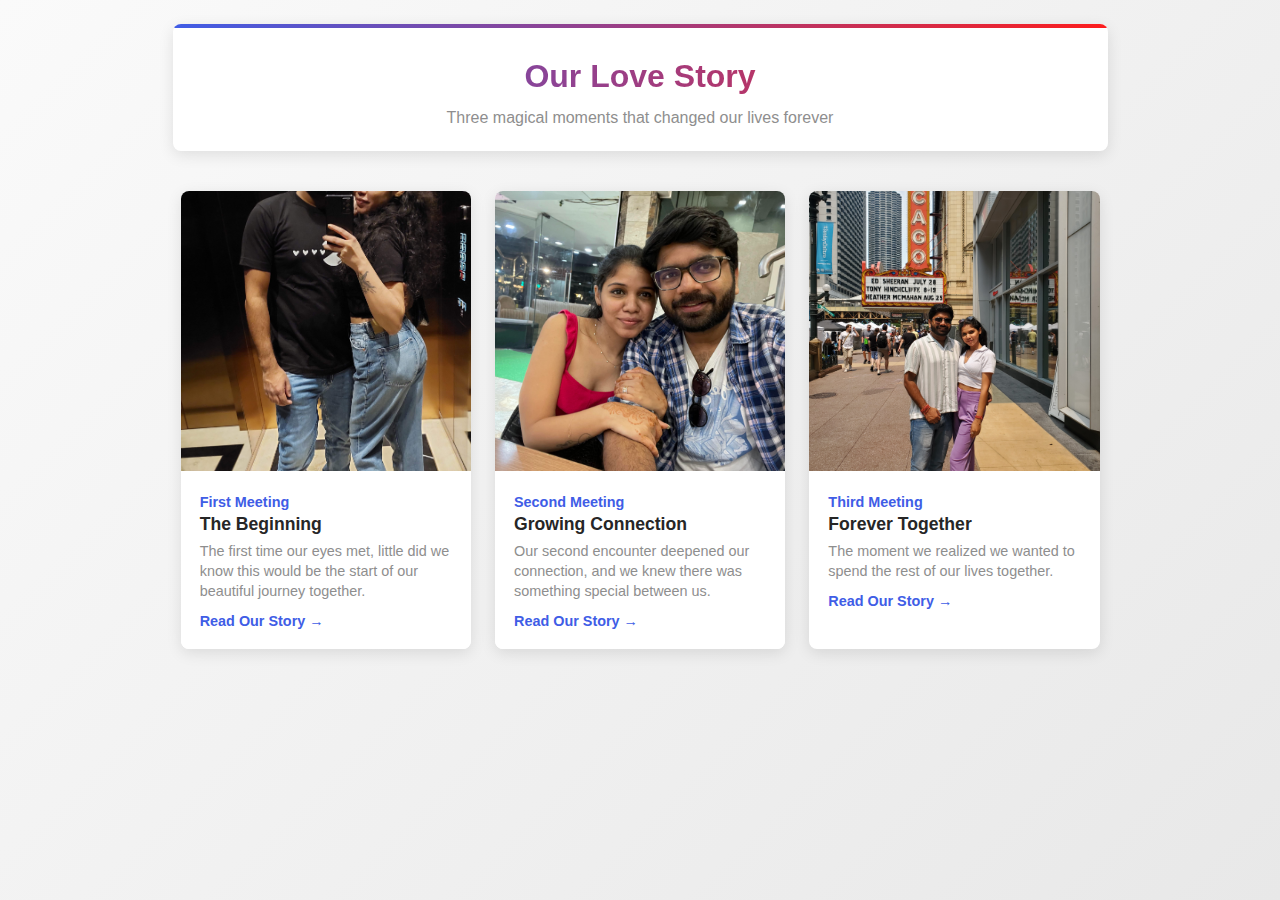
<file: index.html>
<!-- gallery.html -->
<!DOCTYPE html>
<html lang="en">
<head>
  <meta charset="UTF-8">
  <title>Our Love Story</title>
  <link rel="stylesheet" href="styles/main.css">
</head>
<body>
  <div class="container">
    <!-- Include header component -->
    <div class="header">
      <h1>Our Love Story</h1>
      <div class="subtitle">Three magical moments that changed our lives forever</div>
    </div>
    
    <div class="gallery">
      <!-- First Story Card -->
      <a href="chapters/chapter1/index.html" class="story-card">
        <div class="heart-icon">❤️</div>
        <img src="chapters/chapter1/images/Image1.jpg" alt="First Meeting">
        <div class="story-content">
          <div class="story-date">First Meeting</div>
          <div class="story-title">The Beginning</div>
          <div class="story-description">
            The first time our eyes met, little did we know this would be the start of our beautiful journey together.
          </div>
          <div class="read-more">Read Our Story →</div>
        </div>
      </a>

      <!-- Second Story Card -->
      <a href="chapters/chapter2/index.html" class="story-card">
        <div class="heart-icon">❤️</div>
        <img src="chapters/chapter2/images/Image2.jpg" alt="Second Meeting">
        <div class="story-content">
          <div class="story-date">Second Meeting</div>
          <div class="story-title">Growing Connection</div>
          <div class="story-description">
            Our second encounter deepened our connection, and we knew there was something special between us.
          </div>
          <div class="read-more">Read Our Story →</div>
        </div>
      </a>

      <!-- Third Story Card -->
      <a href="chapters/chapter3/index.html" class="story-card">
        <div class="heart-icon">❤️</div>
        <img src="chapters/chapter3/images/Image3.jpg" alt="Third Meeting">
        <div class="story-content">
          <div class="story-date">Third Meeting</div>
          <div class="story-title">Forever Together</div>
          <div class="story-description">
            The moment we realized we wanted to spend the rest of our lives together.
          </div>
          <div class="read-more">Read Our Story →</div>
        </div>
      </a>
    </div>
  </div>
</body>
</html>
</file>
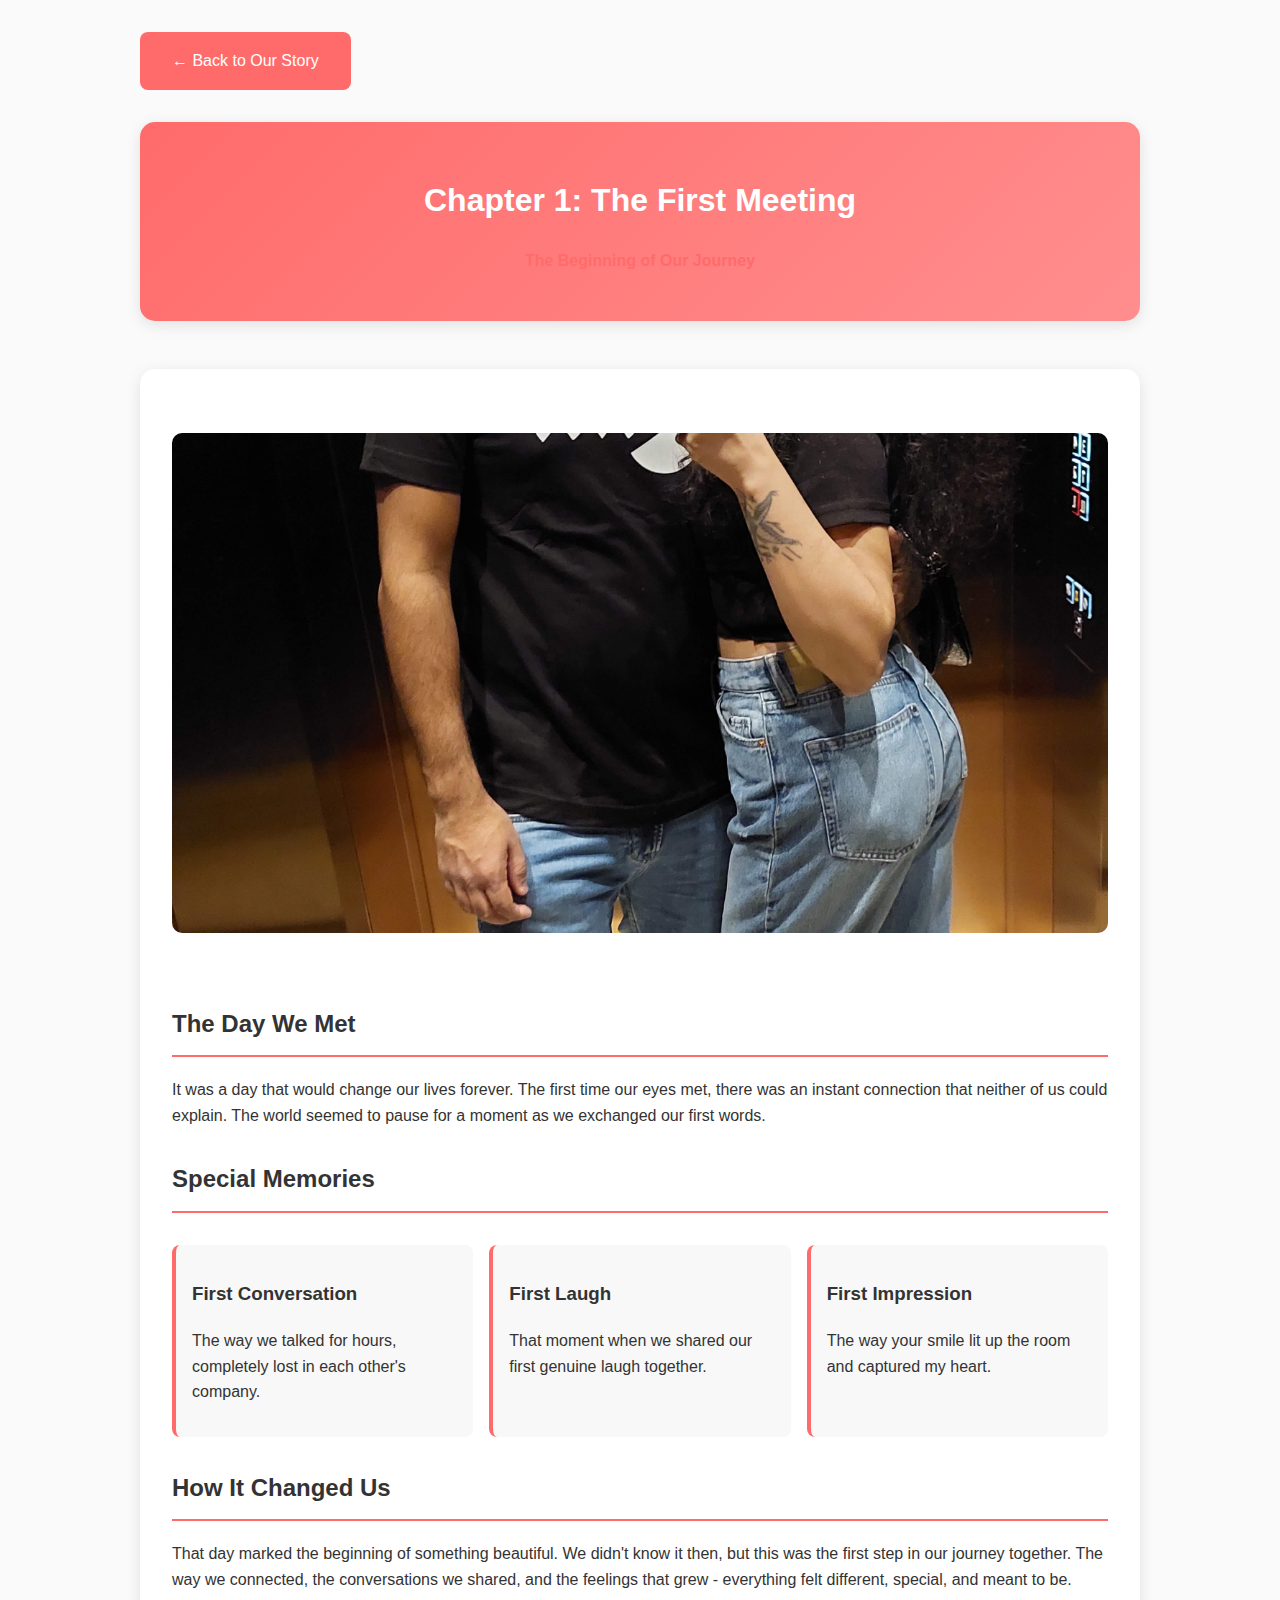
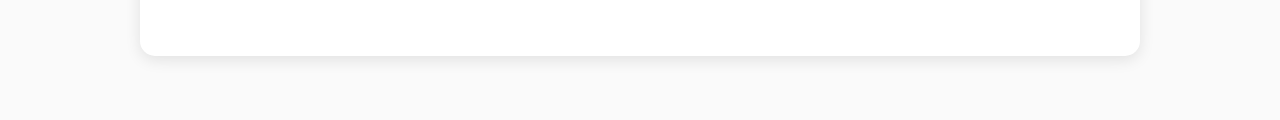
<file: chapters/chapter1/index.html>
<!DOCTYPE html>
<html lang="en">
<head>
    <meta charset="UTF-8">
    <title>Chapter 1: The First Meeting - Our Love Story</title>
    <style>
        body {
            font-family: 'Segoe UI', Tahoma, Geneva, Verdana, sans-serif;
            margin: 0;
            padding: 0;
            background: #fafafa;
            color: #333;
            line-height: 1.6;
        }

        .container {
            max-width: 1000px;
            margin: 0 auto;
            padding: 2em;
        }

        .header {
            text-align: center;
            margin-bottom: 3em;
            padding: 2em 0;
            background: linear-gradient(135deg, #ff6b6b, #ff8e8e);
            color: white;
            border-radius: 15px;
            box-shadow: 0 4px 15px rgba(0,0,0,0.1);
        }

        .chapter-content {
            background: white;
            padding: 2em;
            border-radius: 15px;
            box-shadow: 0 4px 15px rgba(0,0,0,0.1);
            margin-bottom: 2em;
        }

        .chapter-image {
            width: 100%;
            max-height: 500px;
            object-fit: cover;
            border-radius: 10px;
            margin: 2em 0;
        }

        .back-button {
            display: inline-block;
            padding: 1em 2em;
            background: #ff6b6b;
            color: white;
            text-decoration: none;
            border-radius: 8px;
            margin-bottom: 2em;
            transition: background 0.3s ease;
        }

        .back-button:hover {
            background: #ff8e8e;
        }

        .date {
            color: #ff6b6b;
            font-weight: bold;
            margin-bottom: 1em;
        }

        .story-section {
            margin: 2em 0;
        }

        .story-section h2 {
            color: #333;
            border-bottom: 2px solid #ff6b6b;
            padding-bottom: 0.5em;
        }

        .memories {
            display: grid;
            grid-template-columns: repeat(auto-fit, minmax(250px, 1fr));
            gap: 1em;
            margin: 2em 0;
        }

        .memory-item {
            background: #f8f8f8;
            padding: 1em;
            border-radius: 8px;
            border-left: 4px solid #ff6b6b;
        }
    </style>
</head>
<body>
    <div class="container">
        <a href="../../index.html" class="back-button">← Back to Our Story</a>
        
        <div class="header">
            <h1>Chapter 1: The First Meeting</h1>
            <div class="date">The Beginning of Our Journey</div>
        </div>

        <div class="chapter-content">
            <img src="../../images/gallery/Image1.jpg" alt="First Meeting" class="chapter-image">
            
            <div class="story-section">
                <h2>The Day We Met</h2>
                <p>It was a day that would change our lives forever. The first time our eyes met, there was an instant connection that neither of us could explain. The world seemed to pause for a moment as we exchanged our first words.</p>
            </div>

            <div class="story-section">
                <h2>Special Memories</h2>
                <div class="memories">
                    <div class="memory-item">
                        <h3>First Conversation</h3>
                        <p>The way we talked for hours, completely lost in each other's company.</p>
                    </div>
                    <div class="memory-item">
                        <h3>First Laugh</h3>
                        <p>That moment when we shared our first genuine laugh together.</p>
                    </div>
                    <div class="memory-item">
                        <h3>First Impression</h3>
                        <p>The way your smile lit up the room and captured my heart.</p>
                    </div>
                </div>
            </div>

            <div class="story-section">
                <h2>How It Changed Us</h2>
                <p>That day marked the beginning of something beautiful. We didn't know it then, but this was the first step in our journey together. The way we connected, the conversations we shared, and the feelings that grew - everything felt different, special, and meant to be.</p>
            </div>
        </div>
    </div>
</body>
</html>
</file>
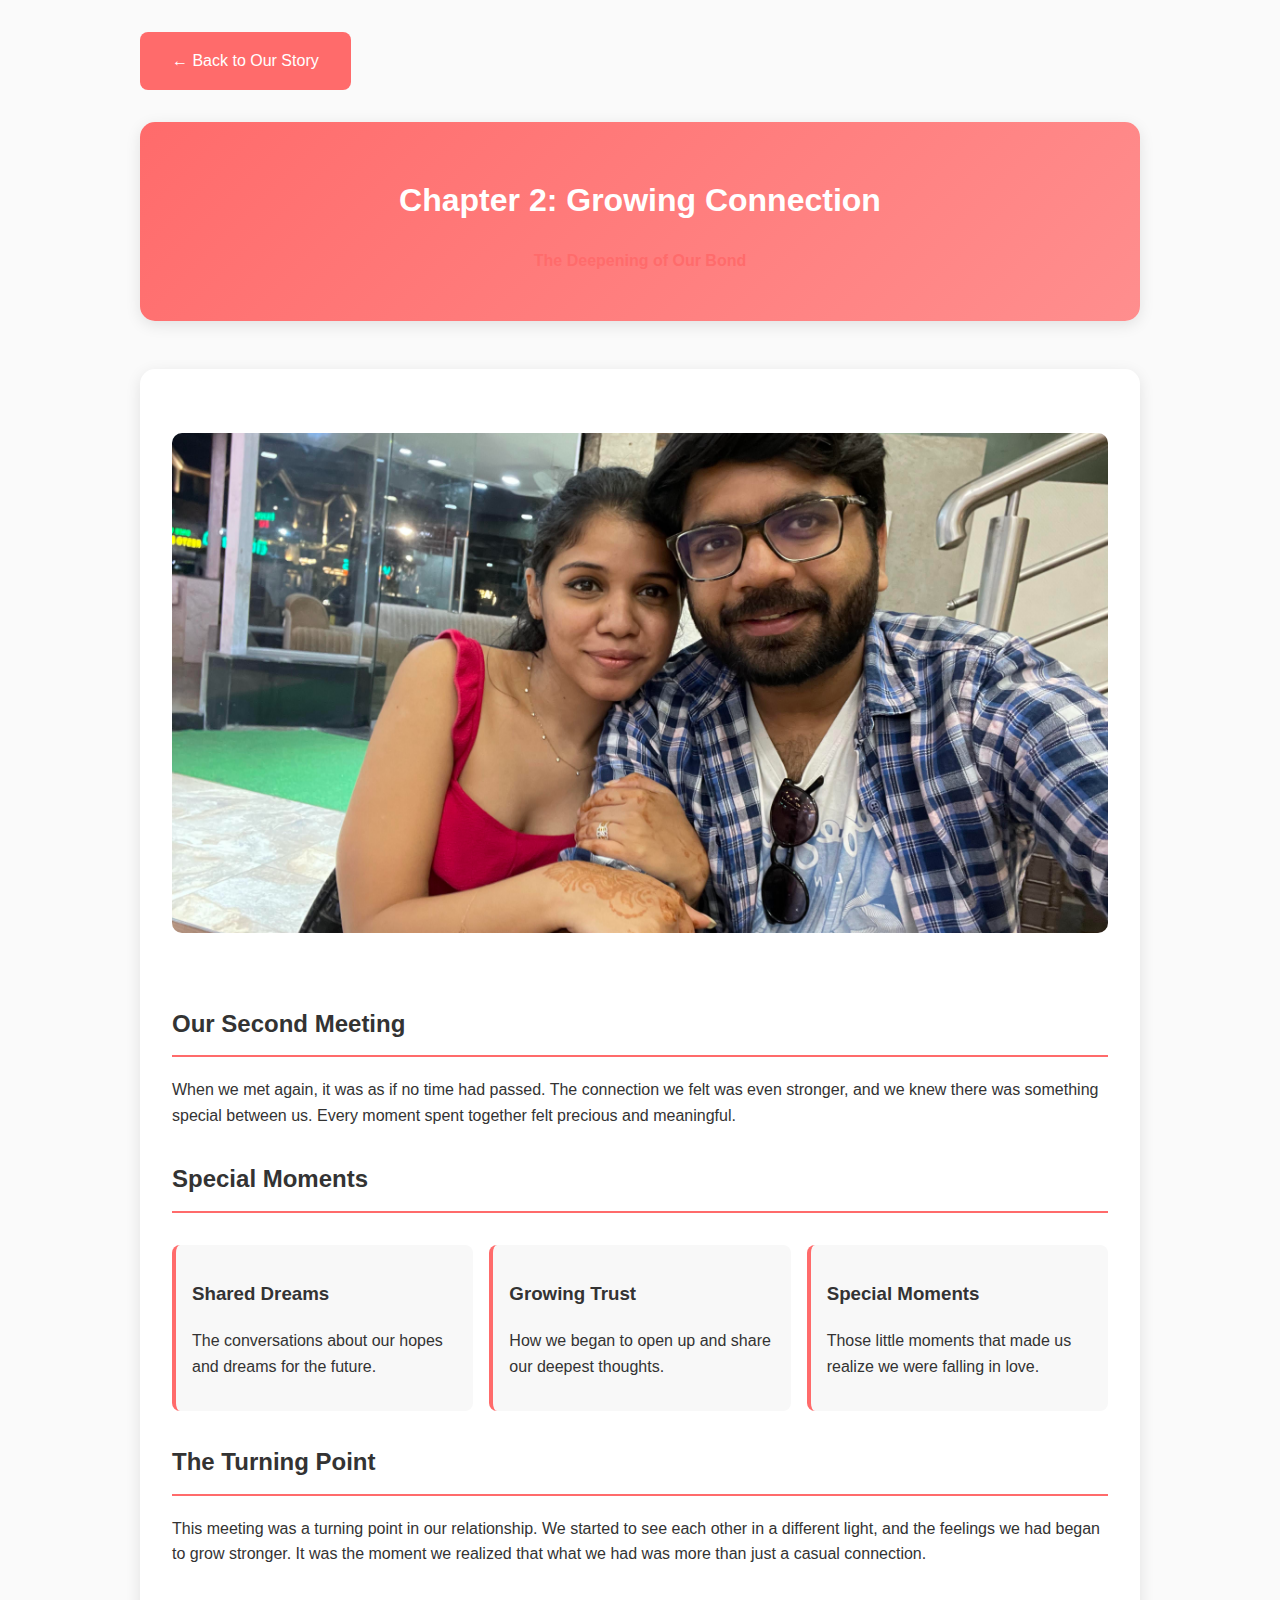
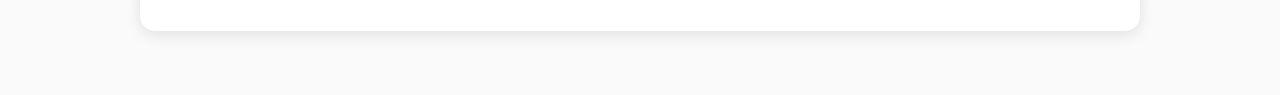
<file: chapters/chapter2/index.html>
<!DOCTYPE html>
<html lang="en">
<head>
    <meta charset="UTF-8">
    <title>Chapter 2: Growing Connection - Our Love Story</title>
    <style>
        body {
            font-family: 'Segoe UI', Tahoma, Geneva, Verdana, sans-serif;
            margin: 0;
            padding: 0;
            background: #fafafa;
            color: #333;
            line-height: 1.6;
        }

        .container {
            max-width: 1000px;
            margin: 0 auto;
            padding: 2em;
        }

        .header {
            text-align: center;
            margin-bottom: 3em;
            padding: 2em 0;
            background: linear-gradient(135deg, #ff6b6b, #ff8e8e);
            color: white;
            border-radius: 15px;
            box-shadow: 0 4px 15px rgba(0,0,0,0.1);
        }

        .chapter-content {
            background: white;
            padding: 2em;
            border-radius: 15px;
            box-shadow: 0 4px 15px rgba(0,0,0,0.1);
            margin-bottom: 2em;
        }

        .chapter-image {
            width: 100%;
            max-height: 500px;
            object-fit: cover;
            border-radius: 10px;
            margin: 2em 0;
        }

        .back-button {
            display: inline-block;
            padding: 1em 2em;
            background: #ff6b6b;
            color: white;
            text-decoration: none;
            border-radius: 8px;
            margin-bottom: 2em;
            transition: background 0.3s ease;
        }

        .back-button:hover {
            background: #ff8e8e;
        }

        .date {
            color: #ff6b6b;
            font-weight: bold;
            margin-bottom: 1em;
        }

        .story-section {
            margin: 2em 0;
        }

        .story-section h2 {
            color: #333;
            border-bottom: 2px solid #ff6b6b;
            padding-bottom: 0.5em;
        }

        .memories {
            display: grid;
            grid-template-columns: repeat(auto-fit, minmax(250px, 1fr));
            gap: 1em;
            margin: 2em 0;
        }

        .memory-item {
            background: #f8f8f8;
            padding: 1em;
            border-radius: 8px;
            border-left: 4px solid #ff6b6b;
        }
    </style>
</head>
<body>
    <div class="container">
        <a href="../../index.html" class="back-button">← Back to Our Story</a>
        
        <div class="header">
            <h1>Chapter 2: Growing Connection</h1>
            <div class="date">The Deepening of Our Bond</div>
        </div>

        <div class="chapter-content">
            <img src="../../images/gallery/Image2.jpg" alt="Second Meeting" class="chapter-image">
            
            <div class="story-section">
                <h2>Our Second Meeting</h2>
                <p>When we met again, it was as if no time had passed. The connection we felt was even stronger, and we knew there was something special between us. Every moment spent together felt precious and meaningful.</p>
            </div>

            <div class="story-section">
                <h2>Special Moments</h2>
                <div class="memories">
                    <div class="memory-item">
                        <h3>Shared Dreams</h3>
                        <p>The conversations about our hopes and dreams for the future.</p>
                    </div>
                    <div class="memory-item">
                        <h3>Growing Trust</h3>
                        <p>How we began to open up and share our deepest thoughts.</p>
                    </div>
                    <div class="memory-item">
                        <h3>Special Moments</h3>
                        <p>Those little moments that made us realize we were falling in love.</p>
                    </div>
                </div>
            </div>

            <div class="story-section">
                <h2>The Turning Point</h2>
                <p>This meeting was a turning point in our relationship. We started to see each other in a different light, and the feelings we had began to grow stronger. It was the moment we realized that what we had was more than just a casual connection.</p>
            </div>
        </div>
    </div>
</body>
</html>
</file>
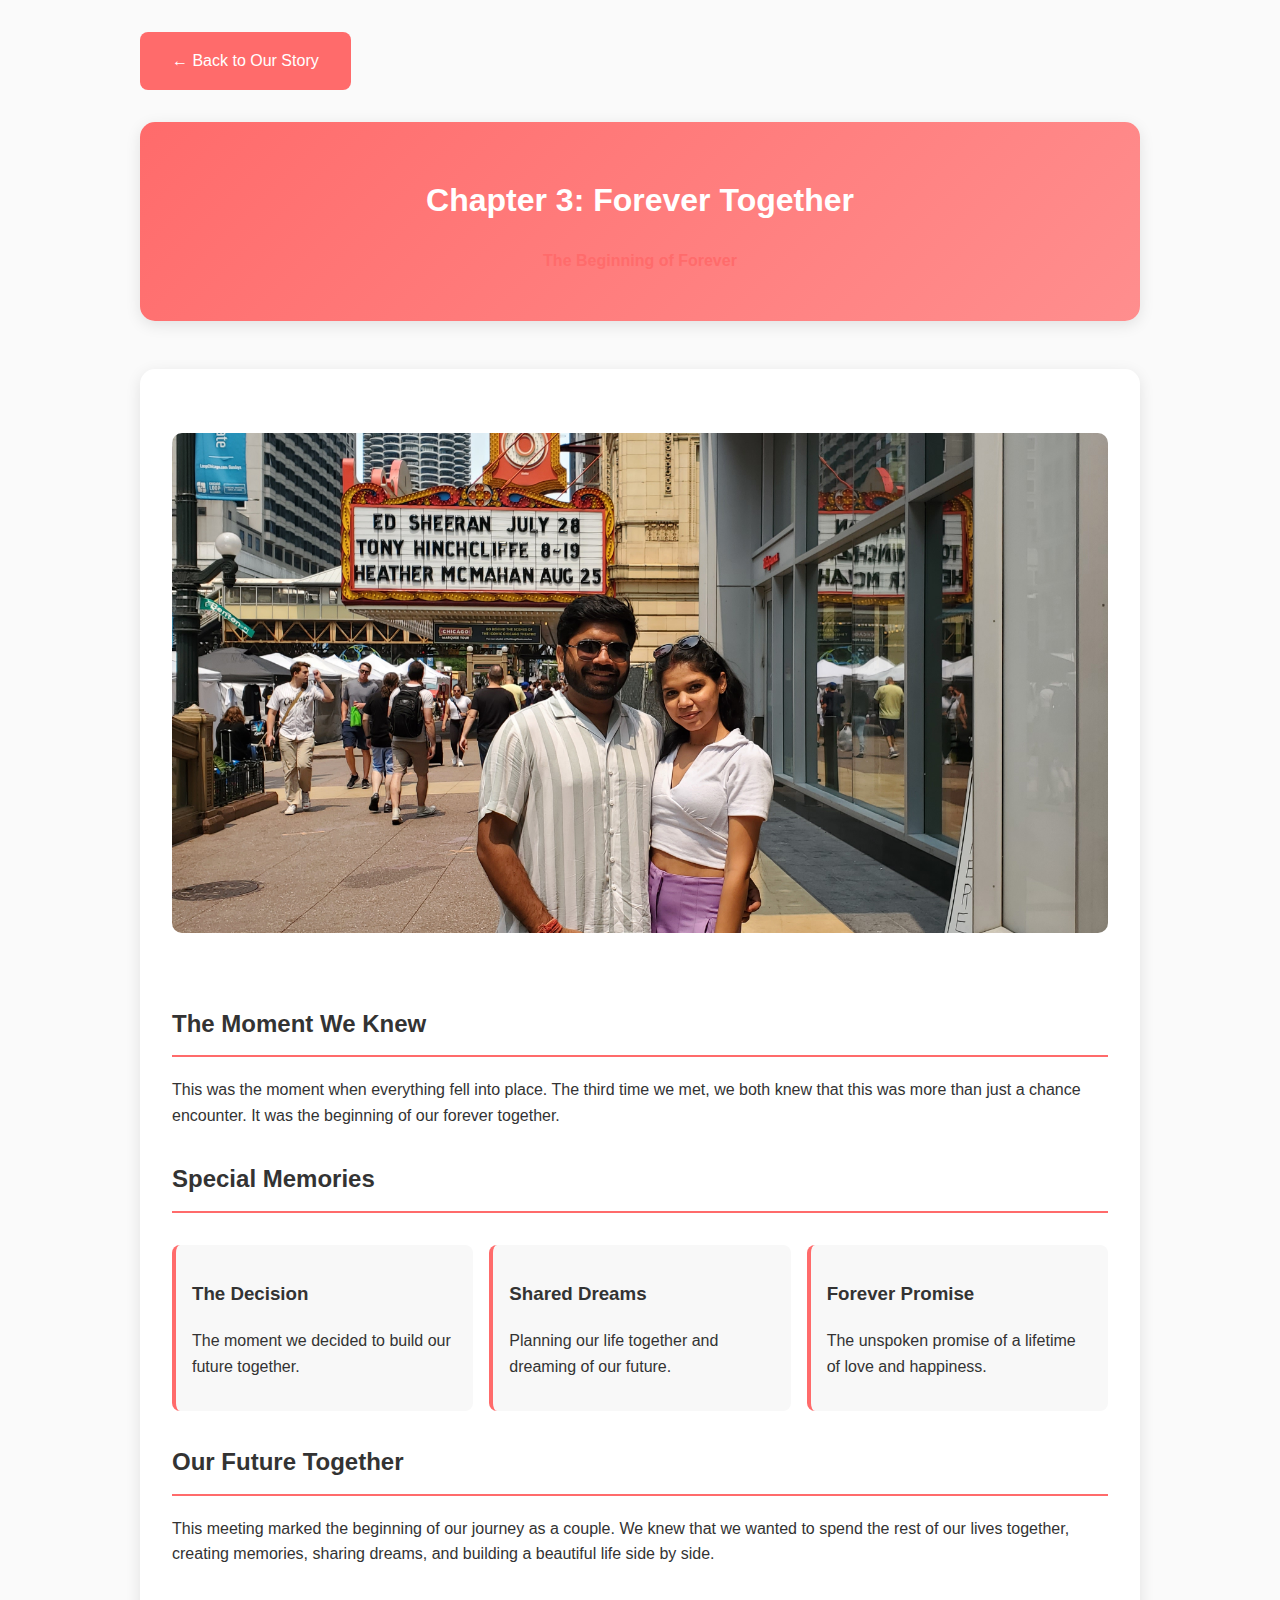
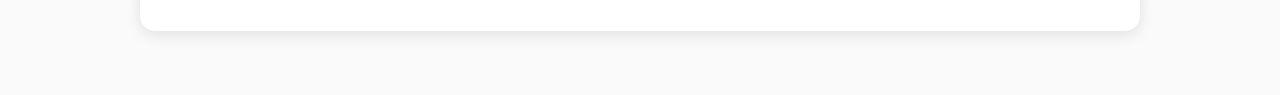
<file: chapters/chapter3/index.html>
<!DOCTYPE html>
<html lang="en">
<head>
    <meta charset="UTF-8">
    <title>Chapter 3: Forever Together - Our Love Story</title>
    <style>
        body {
            font-family: 'Segoe UI', Tahoma, Geneva, Verdana, sans-serif;
            margin: 0;
            padding: 0;
            background: #fafafa;
            color: #333;
            line-height: 1.6;
        }

        .container {
            max-width: 1000px;
            margin: 0 auto;
            padding: 2em;
        }

        .header {
            text-align: center;
            margin-bottom: 3em;
            padding: 2em 0;
            background: linear-gradient(135deg, #ff6b6b, #ff8e8e);
            color: white;
            border-radius: 15px;
            box-shadow: 0 4px 15px rgba(0,0,0,0.1);
        }

        .chapter-content {
            background: white;
            padding: 2em;
            border-radius: 15px;
            box-shadow: 0 4px 15px rgba(0,0,0,0.1);
            margin-bottom: 2em;
        }

        .chapter-image {
            width: 100%;
            max-height: 500px;
            object-fit: cover;
            border-radius: 10px;
            margin: 2em 0;
        }

        .back-button {
            display: inline-block;
            padding: 1em 2em;
            background: #ff6b6b;
            color: white;
            text-decoration: none;
            border-radius: 8px;
            margin-bottom: 2em;
            transition: background 0.3s ease;
        }

        .back-button:hover {
            background: #ff8e8e;
        }

        .date {
            color: #ff6b6b;
            font-weight: bold;
            margin-bottom: 1em;
        }

        .story-section {
            margin: 2em 0;
        }

        .story-section h2 {
            color: #333;
            border-bottom: 2px solid #ff6b6b;
            padding-bottom: 0.5em;
        }

        .memories {
            display: grid;
            grid-template-columns: repeat(auto-fit, minmax(250px, 1fr));
            gap: 1em;
            margin: 2em 0;
        }

        .memory-item {
            background: #f8f8f8;
            padding: 1em;
            border-radius: 8px;
            border-left: 4px solid #ff6b6b;
        }
    </style>
</head>
<body>
    <div class="container">
        <a href="../../index.html" class="back-button">← Back to Our Story</a>
        
        <div class="header">
            <h1>Chapter 3: Forever Together</h1>
            <div class="date">The Beginning of Forever</div>
        </div>

        <div class="chapter-content">
            <img src="../../images/gallery/Image3.JPG" alt="Third Meeting" class="chapter-image">
            
            <div class="story-section">
                <h2>The Moment We Knew</h2>
                <p>This was the moment when everything fell into place. The third time we met, we both knew that this was more than just a chance encounter. It was the beginning of our forever together.</p>
            </div>

            <div class="story-section">
                <h2>Special Memories</h2>
                <div class="memories">
                    <div class="memory-item">
                        <h3>The Decision</h3>
                        <p>The moment we decided to build our future together.</p>
                    </div>
                    <div class="memory-item">
                        <h3>Shared Dreams</h3>
                        <p>Planning our life together and dreaming of our future.</p>
                    </div>
                    <div class="memory-item">
                        <h3>Forever Promise</h3>
                        <p>The unspoken promise of a lifetime of love and happiness.</p>
                    </div>
                </div>
            </div>

            <div class="story-section">
                <h2>Our Future Together</h2>
                <p>This meeting marked the beginning of our journey as a couple. We knew that we wanted to spend the rest of our lives together, creating memories, sharing dreams, and building a beautiful life side by side.</p>
            </div>
        </div>
    </div>
</body>
</html>
</file>
<file: styles/main.css>
:root {
  --primary-color: #405DE6;
  --secondary-color: #5851DB;
  --accent-color: #833AB4;
  --gradient-start: #405DE6;
  --gradient-end: #FD1D1D;
}

body {
  font-family: -apple-system, BlinkMacSystemFont, "Segoe UI", Roboto, Helvetica, Arial, sans-serif;
  margin: 0;
  padding: 0;
  background: linear-gradient(135deg, #fafafa 0%, #e8e8e8 100%);
  color: #262626;
  min-height: 100vh;
}

.container {
  max-width: 935px;
  margin: 0 auto;
  padding: 1.5em;
}

.header {
  text-align: center;
  margin-bottom: 2em;
  padding: 1.5em 0;
  background: white;
  color: #262626;
  border-radius: 8px;
  box-shadow: 0 4px 15px rgba(0,0,0,0.1);
  position: relative;
  overflow: hidden;
  transition: transform 0.3s ease;
}

.header:hover {
  transform: translateY(-5px);
}

.header::before {
  content: '';
  position: absolute;
  top: 0;
  left: 0;
  right: 0;
  height: 4px;
  background: linear-gradient(90deg, var(--gradient-start), var(--gradient-end));
}

h1 {
  font-size: 2em;
  margin: 0;
  padding: 0.3em;
  font-weight: 600;
  background: linear-gradient(90deg, var(--gradient-start), var(--gradient-end));
  -webkit-background-clip: text;
  -webkit-text-fill-color: transparent;
  animation: fadeIn 1s ease;
}

.subtitle {
  font-size: 1em;
  color: #8e8e8e;
  margin-top: 0.3em;
  animation: slideUp 1s ease;
}

.gallery {
  display: grid;
  grid-template-columns: repeat(auto-fit, minmax(280px, 1fr));
  gap: 1.5em;
  padding: 0.5em;
}

.story-card {
  position: relative;
  border-radius: 8px;
  overflow: hidden;
  box-shadow: 0 4px 15px rgba(0,0,0,0.1);
  transition: all 0.3s ease;
  background: white;
  text-decoration: none;
  color: inherit;
  display: block;
  animation: fadeIn 0.5s ease;
}

.story-card:hover {
  transform: translateY(-10px) scale(1.02);
  box-shadow: 0 8px 25px rgba(0,0,0,0.15);
}

.story-card img {
  width: 100%;
  height: 280px;
  object-fit: cover;
  transition: transform 0.5s ease;
}

.story-card:hover img {
  transform: scale(1.1);
}

.story-content {
  padding: 1.2em;
  background: white;
  position: relative;
  z-index: 1;
}

.story-date {
  color: var(--primary-color);
  font-size: 0.9em;
  margin-bottom: 0.3em;
  font-weight: 600;
}

.story-title {
  font-size: 1.1em;
  margin-bottom: 0.3em;
  color: #262626;
  font-weight: 600;
  transition: color 0.3s ease;
}

.story-card:hover .story-title {
  color: var(--accent-color);
}

.story-description {
  color: #8e8e8e;
  line-height: 1.4;
  font-size: 0.9em;
}

.heart-icon {
  position: absolute;
  top: 0.8em;
  right: 0.8em;
  color: white;
  font-size: 1.2em;
  text-shadow: 0 1px 2px rgba(0,0,0,0.3);
  opacity: 0;
  transition: all 0.3s ease;
  transform: scale(0.8);
  z-index: 2;
}

.story-card:hover .heart-icon {
  opacity: 1;
  transform: scale(1.2);
}

.read-more {
  display: inline-block;
  margin-top: 0.8em;
  color: var(--primary-color);
  font-weight: 600;
  font-size: 0.9em;
  position: relative;
  transition: all 0.3s ease;
}

.read-more::after {
  content: '';
  position: absolute;
  bottom: -2px;
  left: 0;
  width: 0;
  height: 2px;
  background: var(--accent-color);
  transition: width 0.3s ease;
}

.story-card:hover .read-more {
  color: var(--accent-color);
}

.story-card:hover .read-more::after {
  width: 100%;
}

@keyframes fadeIn {
  from { opacity: 0; }
  to { opacity: 1; }
}

@keyframes slideUp {
  from {
    opacity: 0;
    transform: translateY(20px);
  }
  to {
    opacity: 1;
    transform: translateY(0);
  }
}

@media (max-width: 768px) {
  .container {
    padding: 1em;
  }
  
  .gallery {
    grid-template-columns: 1fr;
  }
}
</file>
